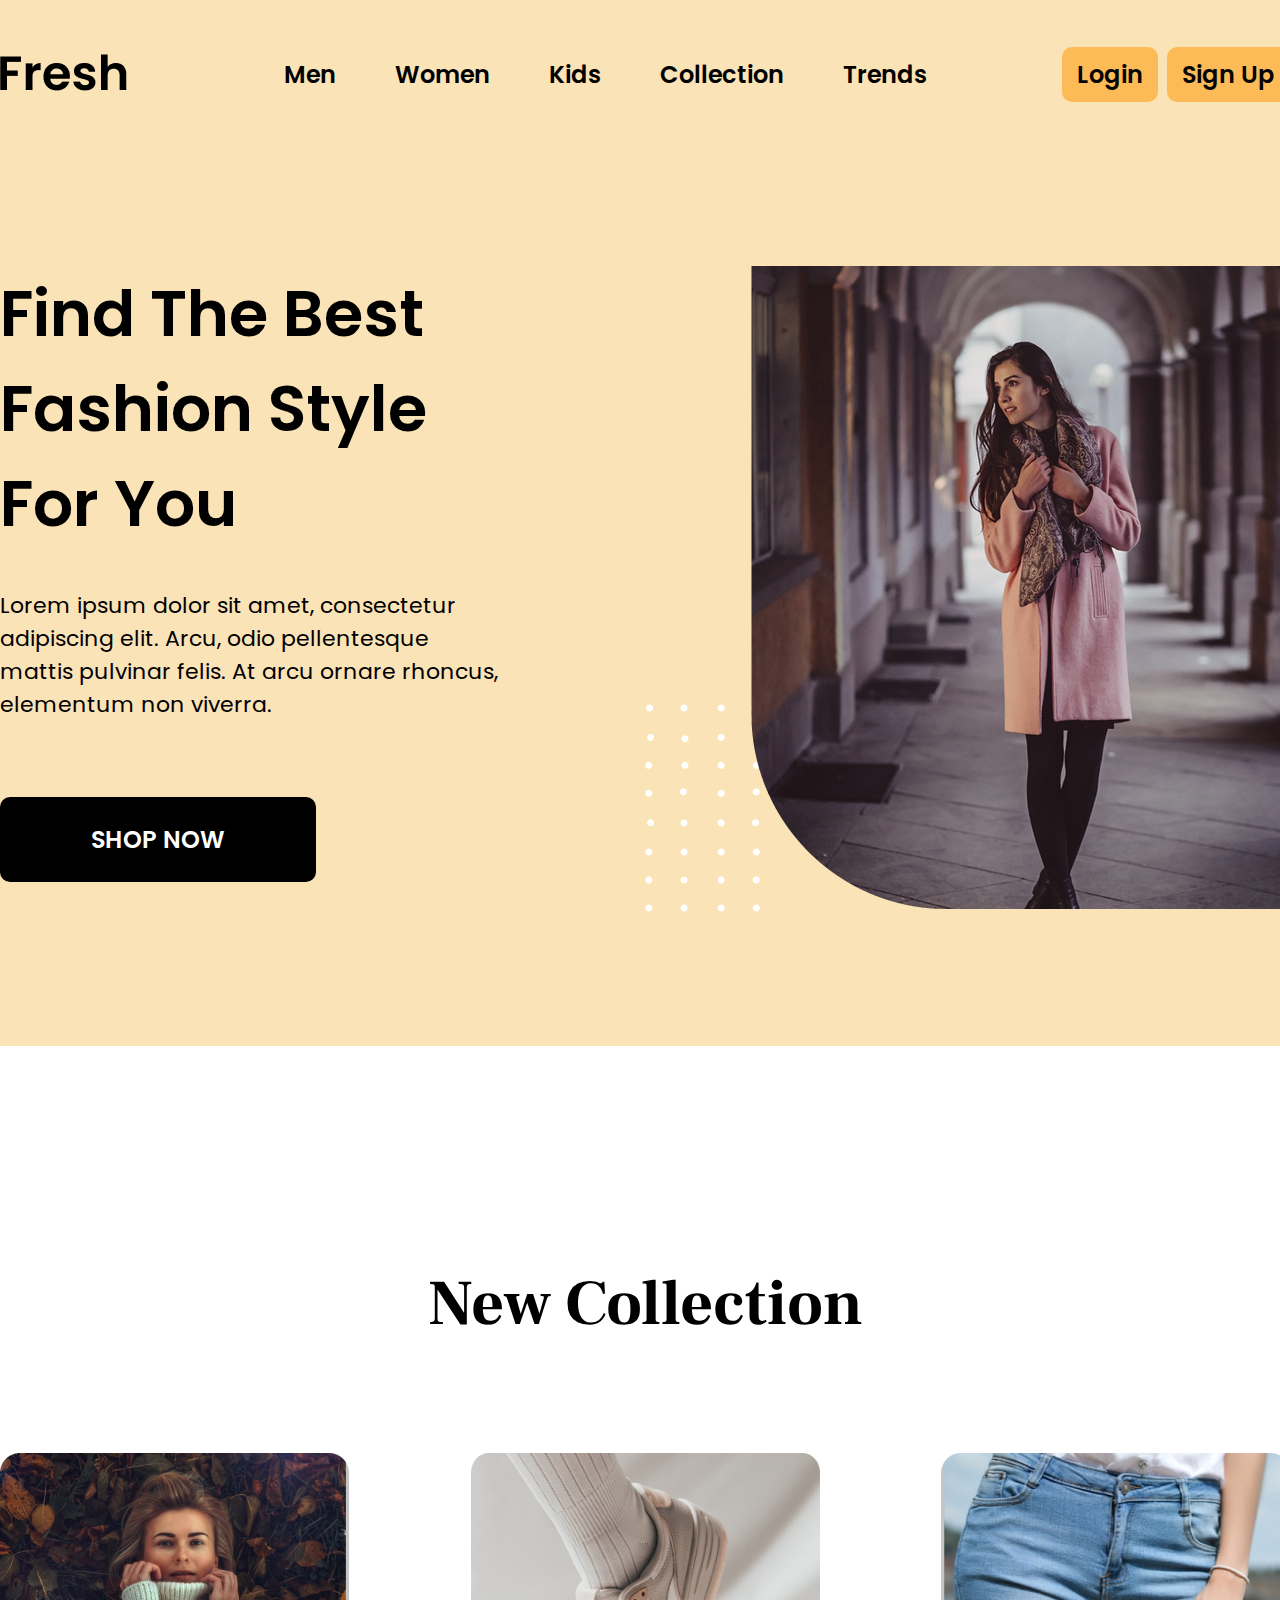
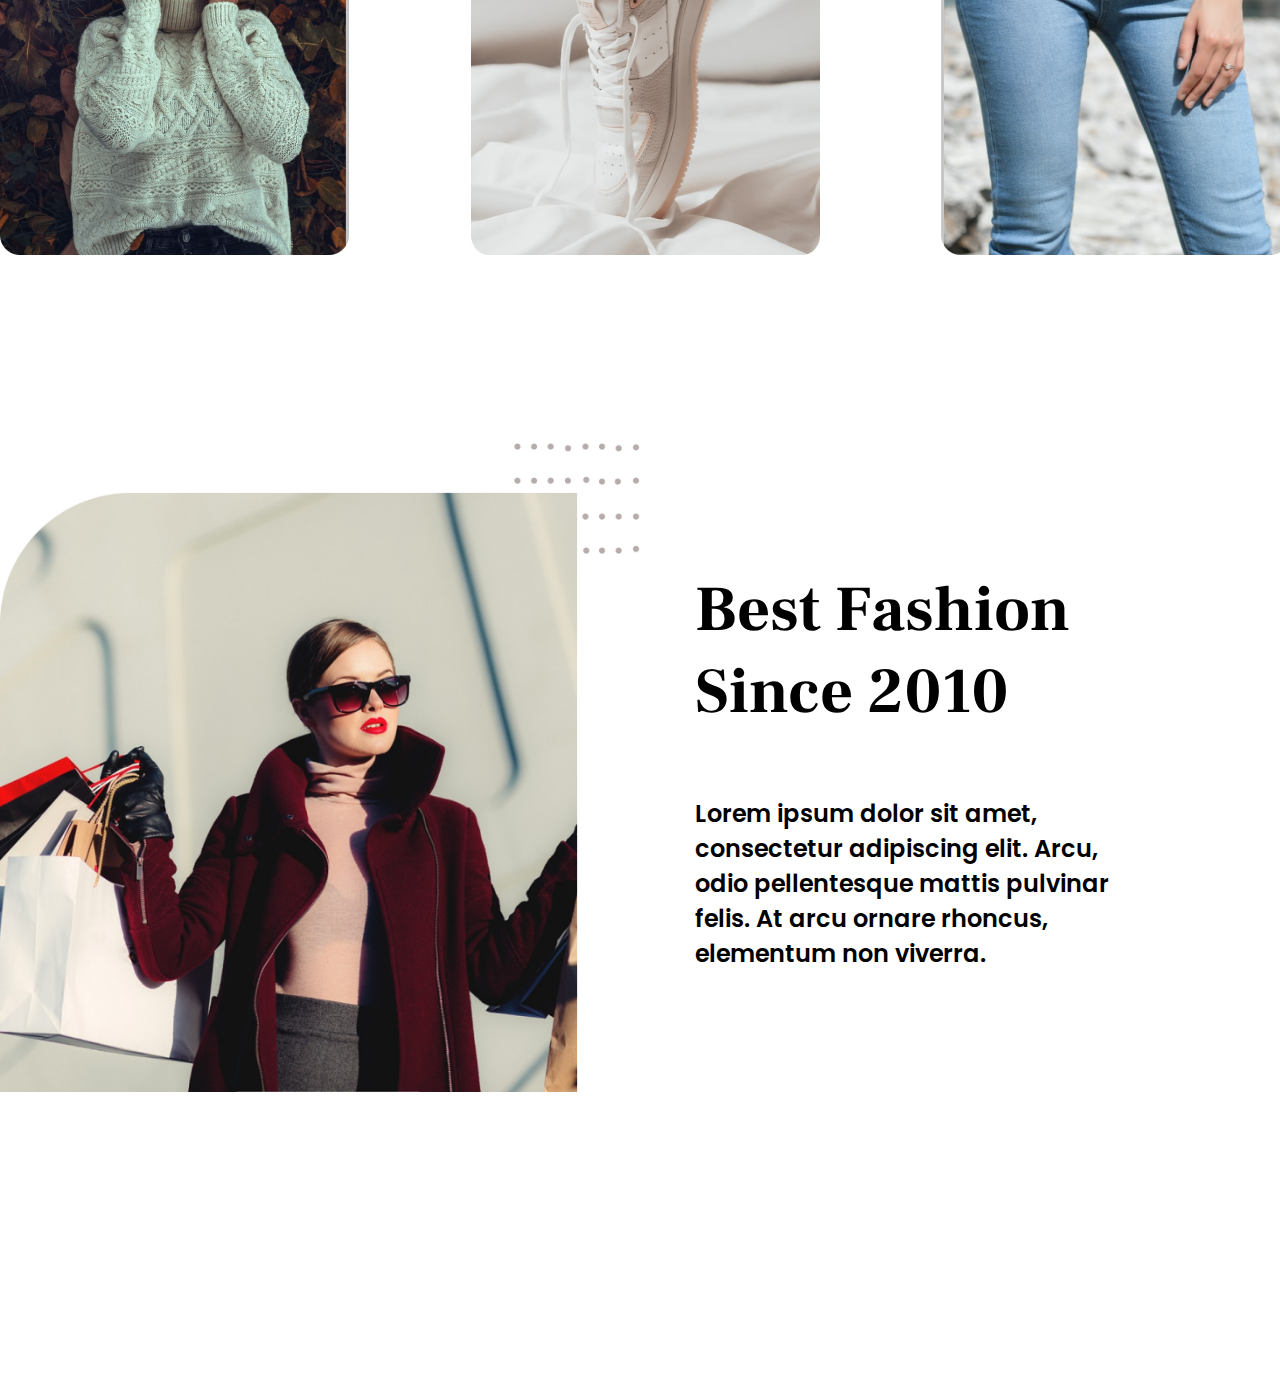
<file: index.html>
<!DOCTYPE html>
<html lang="en">

<head>
    <meta charset="UTF-8">
    <meta name="viewport" content="width=device-width, initial-scale=1.0">
    <title>First Project</title>
    <link
        href="https://fonts.googleapis.com/css2?family=Poppins:ital,wght@0,100;0,200;0,300;0,400;0,500;0,600;0,700;0,800;0,900;1,100;1,200;1,300;1,400;1,500;1,600;1,700;1,800;1,900&display=swap"
        rel="stylesheet">
    <link href="https://fonts.googleapis.com/css2?family=Frank+Ruhl+Libre:wght@300..900&display=swap" rel="stylesheet">
    <link rel="stylesheet" href="style.css">
</head>

<body>
    <!-- Navbar Start-->
    <nav>
        <div class="container">
            <div class="box">
                <div class="logo">
                    <img src="Fresh.png" alt="">
                </div>
                <div class="menu">
                    <ul>
                        <li>Men</li>
                        <li>Women</li>
                        <li>Kids</li>
                        <li>Collection</li>
                        <li>Trends</li>
                    </ul>
                </div>
                <div class="button">
                    <a href="">Login</a>
                    <a href="">Sign Up</a>
                </div>
            </div>
        </div>
    </nav>
    <!-- Navbar End-->

    <!-- Banner Start-->

    <section class="banner">
        <div class="container">
            <div class="box">
                <div class="banner-content">
                    <h1>Find The Best Fashion Style For You</h1>
                    <p>Lorem ipsum dolor sit amet, consectetur adipiscing elit. Arcu, odio pellentesque mattis pulvinar felis. At arcu ornare rhoncus, elementum non viverra. </p>
                    <a href="">SHOP NOW</a>
                </div>
                <div class="banner-image">
                    <img src="group4.png" alt="">
                </div>
            </div>
        </div>
    </section>

    <!-- Banner End-->

    <!-- Collection Start-->

     <section class="collection">
        <div class="container">
            <h2>New Collection</h2>
            <div class="box">
                <div class="item">
                    <img src="collection1.png" alt="">
                    <div class="overlay">
                        <a href="" class="sweater">Sweater</a>
                    </div>
                </div>
                <div class="item">
                    <img src="collection2.png" alt="">
                    <div class="overlay">
                        <a href="" class="jeans">Jeans</a>
                    </div>
                </div>
                <div class="item">
                    <img src="collection3.png" alt="">
                    <div class="overlay">
                        <a href="" class="baskets">Baskets</a>
                    </div>
                </div>
            </div>
        </div>
     </section>

    <!-- Collection End-->

    <!-- Fashion Start-->

     <section class="fashion">
        <div class="container">
            <div class="box">
                <div class="left">
                    <img src="fashion_image.png" alt="">
                </div>
                <div class="right">
                    <h2>Best Fashion Since 2010</h2>
                    <p>Lorem ipsum dolor sit amet, consectetur adipiscing elit. Arcu, odio pellentesque mattis pulvinar felis. At arcu ornare rhoncus, elementum non viverra.</p>
                </div>
            </div>
        </div>
     </section>

    <!-- Fashion End-->
</body>

</html>
</file>
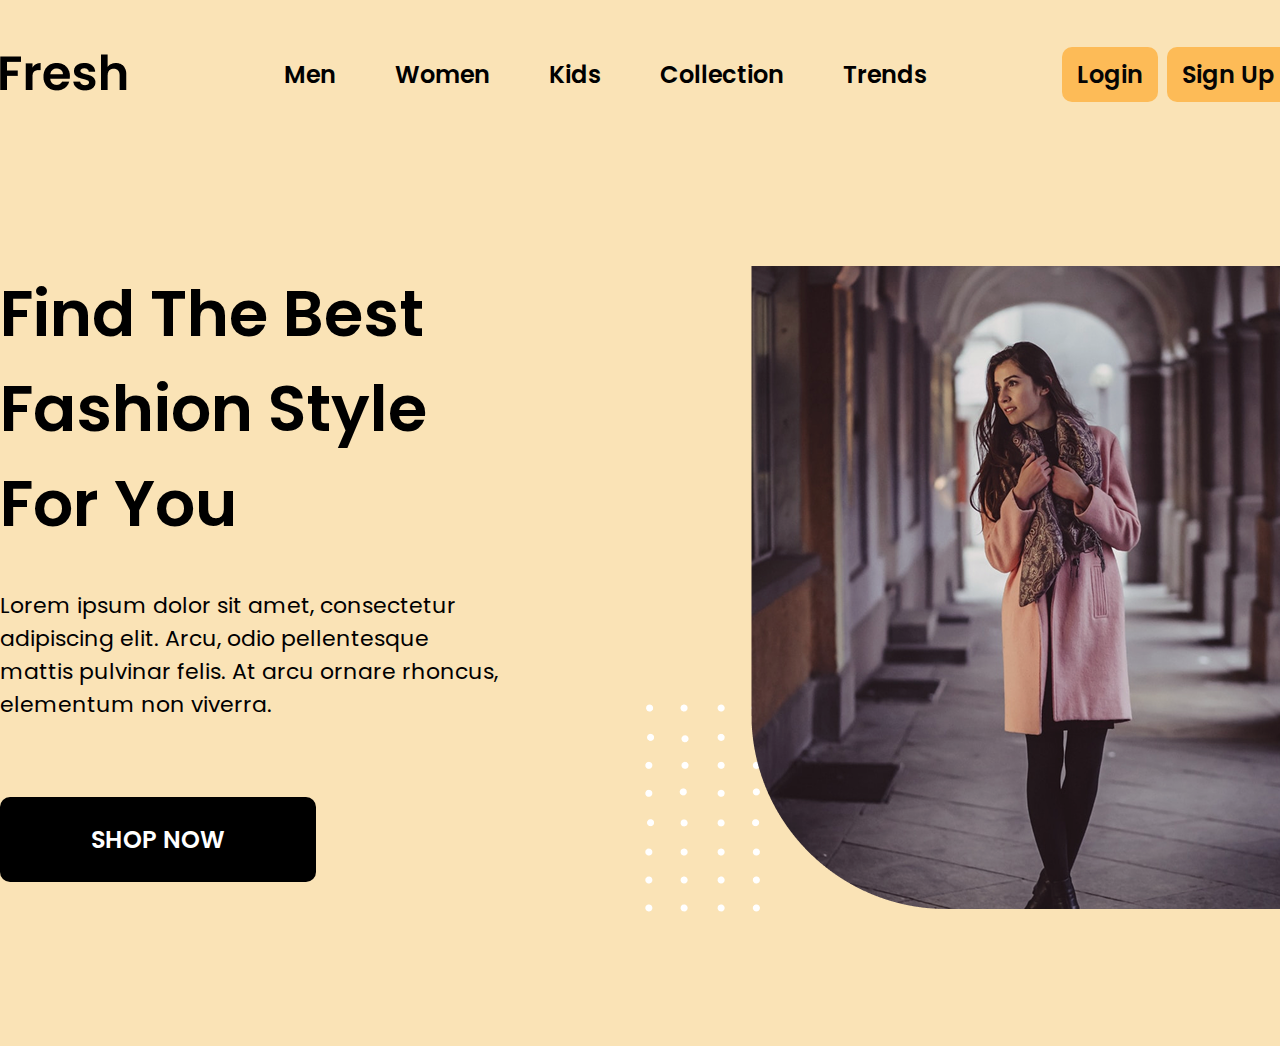
<file: Firstproject.html>
<!DOCTYPE html>
<html lang="en">

<head>
    <meta charset="UTF-8">
    <meta name="viewport" content="width=device-width, initial-scale=1.0">
    <title>First Project</title>
    <link
        href="https://fonts.googleapis.com/css2?family=Poppins:ital,wght@0,100;0,200;0,300;0,400;0,500;0,600;0,700;0,800;0,900;1,100;1,200;1,300;1,400;1,500;1,600;1,700;1,800;1,900&display=swap"
        rel="stylesheet">
    <link rel="stylesheet" href="Firstproject.css">
</head>

<body>
    <!-- Navbar Start-->
    <nav>
        <div class="container">
            <div class="box">
                <div class="logo">
                    <img src="Fresh.png" alt="">
                </div>
                <div class="menu">
                    <ul>
                        <li>Men</li>
                        <li>Women</li>
                        <li>Kids</li>
                        <li>Collection</li>
                        <li>Trends</li>
                    </ul>
                </div>
                <div class="button">
                    <a href="">Login</a>
                    <a href="">Sign Up</a>
                </div>
            </div>
        </div>
    </nav>
    <!-- Navbar End-->

    <!-- Banner Start-->

    <section class="banner">
        <div class="container">
            <div class="box">
                <div class="banner-content">
                    <h1>Find The Best Fashion Style For You</h1>
                    <p>Lorem ipsum dolor sit amet, consectetur adipiscing elit. Arcu, odio pellentesque mattis pulvinar felis. At arcu ornare rhoncus, elementum non viverra. </p>
                    <a href="">SHOP NOW</a>
                </div>
                <div class="banner-image">
                    <img src="Group 4.png" alt="">
                </div>
            </div>
        </div>
    </section>

    <!-- Banner End-->
</body>

</html>
</file>
<file: style.css>
* {
    margin: 0;
    padding: 0;
}

.container {
    width: 1290px;
    margin: 0 auto;
    position: relative;
}

.box {
    display: flex;
}

ul,ol {
    list-style: none;
}

a {
    text-decoration: none;
}

/* Navbar Start */

nav {
    background-color: #FAE3B6;
    padding: 47px 0px;
}

nav .box{
    align-items: center;
}

.logo {
    width: 22%;
}

.menu {
    width: 50%;
}

.menu ul {
    display: flex;
    column-gap: 59px;
    cursor: pointer;
}

.menu ul li {
    font-size: 24px;
    font-weight: 600;
    color: black;
    font-family: "Poppins", sans-serif;
}

.button {
    width: 28%;
    text-align: right;
}

.button a {
    background-color: #FDBB57;
    padding: 10px 15px;
    font-size: 24px;
    font-weight: 600;
    color: #050505;
    font-family: "Poppins", sans-serif;
    border-radius: 10px;
    display: inline-block;
    transition: .2s;
}

.button a:first-child {
    margin-right: 5px;
}

.button a:hover {
    background-color: #FFD687;
    box-shadow: 0px 4px 4px 0px rgba(0, 0, 0, 0.25);
    -webkit-box-shadow: 0px 4px 4px 0px rgba(0, 0, 0, 0.25);
    -moz-box-shadow: 0px 4px 4px 0px rgba(0, 0, 0, 0.25);
}

/* Navbar End */

/*Banner Start*/

.banner{
    background-color: #FAE3B6;
    padding-top: 117px;
    padding-bottom: 102px;
}

.banner .box{
    justify-content: space-between;
}

.banner-content{
    width: 50%;
}

.banner h1{
    font-size: 64px;
    font-weight: 600;
    color: black;
    font-family: "Poppins", sans-serif;
    width: 538px;
}

.banner p{
    font-size: 22px;
    font-weight: 400;
    color: black;
    font-family: "Poppins", sans-serif;
    padding-top: 38px;
    padding-bottom: 76px;
    width: 500px;
}

.banner a{
    background-color: black;
    color: white;
    padding: 25px 91px;
    border-radius: 10px;
    display: inline-block;
    font-size: 24px;
    font-weight: 600;
    font-family: "Poppins", sans-serif;
    transition: .3s;
}

.banner a:hover{
    color: rgb(143, 73, 200);
    background-color: rgb(224, 108, 141);
}

.banner-image{
    width: 50%;
}

/*Banner End*/

/*Collection Start */

.collection{
    padding-top: 217px;
    padding-bottom: 188px;
}

.collection h2{
    text-align: center;
    font-size: 64px;
    font-weight: 700;
    font-family: "Frank Ruhl Libre", serif;
}

.collection .box{
    justify-content: space-between;
    padding-top: 108px;
}

.collection .item{
    width: 349px;
    height: 402px;
    position: relative;
    overflow: hidden;
    
}

.collection .item img{
    width: 100%;
    height: 100%;
}

.collection .overlay{
    width: 100%;
    height: 100%;
    position: absolute;
    background-color: transparent;
    top: 100%;
    left: 0;
    border-radius: 16px;
    transition: .2s;    
}

.collection .item:hover .overlay{
    top: 0;
}

.collection .item .overlay a{
    background-color: white;
    padding: 9px 108px;
    border-radius: 14px;
    font-size: 24px;
    font-weight: 400;
    color: black;
    font-family: "Poppins", sans-serif;
    position: absolute;
    
}

.collection .item .overlay .sweater{
    top: 283px;
    left: 16px;
}

.collection .item .overlay .jeans{
    top: 283px;
    left: 31px;
}

.collection .item .overlay .baskets{
    top: 283px;
    left: 20px;
}

.collection .orange{
    position: absolute;
    bottom: -101px;
    right: -66px;
    z-index: -1;
}

/*Collection End*/

/*Fashion Start*/

.fashion .left{
    width: 50%;
}

.fashion .left img{
    width: 110%;
}

.fashion .right{
    width: 50%;
    padding-left: 100px;
}

.fashion .box{
    align-items: center;
}

.fashion .right h2{
    font-size: 64px;
    font-weight: 700;
    color: black;
    font-family: "Frank Ruhl Libre", serif;
    width: 437px;
    padding-bottom: 63px;
}

.fashion .right p{
    font-size: 24px;
    font-weight: 600;
    color: black;
    font-family: "Poppins", sans-serif;
    width: 443px;
}

.fashion-content{
    background-color: #FEECC8;
    width: 791px;
    height: 250px;
    position: absolute;
    top: 580px;
    right: 0;
    z-index: -1;
    display: flex;
    justify-content: space-evenly;
    align-items: center;
    border-radius: 20px;
}

.fashion-content div{
    border-right: 2px solid black;
    padding-right: 40px;
}

.fashion-content div:nth-child(3){
    border: transparent;
    padding-right: 0px;
}

.fashion-text h3{
    font-size: 64px;
    font-weight: 700;
    font-family: "Podkova", serif;   
}

.fashion-text p{
    font-size: 28px;
    font-weight: 500;  
    font-family: "Poppins", sans-serif;
}

.fashion .dot{
    position: absolute;
    bottom: -274px;
    left: 150px;
}

.fashion{
    margin-bottom: 280px;
}

/*Fashion End*/

/*Product Start*/

.product{
    background-color: #CFA485;
    padding-top: 67px;
    padding-bottom: 102px;
}

.product-content{
    width: 40%;
}

.product-image{
    width: 60%;
}

.product-content h2{
    font-size: 64px;
    font-weight: 700;
    font-family: "Frank Ruhl Libre", serif;
    color: white;
    width: 437px;
    top: 0;
    left: 0px;
}

.product-content p{
    font-size: 24px;
    font-weight: 700;
    font-family: "Frank Ruhl Libre", serif;
    color: white;
    width: 437px;
    padding-top: 31px;
    padding-bottom: 100px;
}

.product-content a{
    font-size: 24px;
    font-weight: 600;
    font-family: "Poppins", sans-serif;
    color: white;
    background-color: #000000;
    padding: 31px 78px;
    border-radius: 10px;
    transition: .3s;
}

.product-content a:hover{
    color: rgb(143, 73, 200);
    background-color: rgb(224, 108, 141);
}

.product-image{
    display: flex;
    justify-content: space-between;
}

.product-image .item{
    position: relative;
}

.product-image .overlay{
    width: 100%;
    height: 142px;
    position: absolute;
    overflow: hidden;
    background-color: white;
    bottom: -73px;
    left: 0;
    opacity: 0;
    transition: .4s;    
}

.product-image .item:hover .overlay{
    bottom: 12px;
    opacity: 1;
}

.product-image .item .overlay .icons i{
    width: 10px;
    color: #FDBB57;
    padding-left: 14px;
    padding-top: 17px;
}

.product-image .item .overlay .icons i:first-child{
    padding-left: 24px;
}

.product-image .item .overlay .details{
    padding-top: 17px;
    padding-bottom: 4px;
    padding-left: 24px;
    font-size: 22px;
    font-weight: 600;
    font-family: "Poppins", sans-serif;
    color: #000000;
}

.product-image .item .overlay .price{
    display: flex;
}

.product-image .item .overlay .price p{
    padding-left: 30px;
    font-size: 24px;
    font-weight: 400;
    font-family: "Poppins", sans-serif;
    color: #000000;
}

.product-image .item .overlay .price p:first-child{
    padding-left: 24px;
    color: #C4C4C4;
}




/*Product End*/
</file>
<file: Firstproject.css>
* {
    margin: 0;
    padding: 0;
}

.container {
    width: 1290px;
    margin: 0 auto;
    background-color: #FAE3B6;
}

.box {
    display: flex;
}

ul,ol {
    list-style: none;
}

a {
    text-decoration: none;
}

/* Navbar Start */

nav {
    background-color: #FAE3B6;
    padding: 47px 0px;
}

nav .box{
    align-items: center;
}

.logo {
    width: 22%;
}

.menu {
    width: 50%;
}

.menu ul {
    display: flex;
    column-gap: 59px;
    cursor: pointer;
}

.menu ul li {
    font-size: 24px;
    font-weight: 600;
    color: black;
    font-family: "Poppins", sans-serif;
}

.button {
    width: 28%;
    text-align: right;
}

.button a {
    background-color: #FDBB57;
    padding: 10px 15px;
    font-size: 24px;
    font-weight: 600;
    color: #050505;
    font-family: "Poppins", sans-serif;
    border-radius: 10px;
    display: inline-block;
    transition: .2s;
}

.button a:first-child {
    margin-right: 5px;
}

.button a:hover {
    background-color: #FFD687;
    box-shadow: 0px 4px 4px 0px rgba(0, 0, 0, 0.25);
    -webkit-box-shadow: 0px 4px 4px 0px rgba(0, 0, 0, 0.25);
    -moz-box-shadow: 0px 4px 4px 0px rgba(0, 0, 0, 0.25);
}

/* Navbar End */

/*Banner Start*/

.banner{
    background-color: #FAE3B6;
    padding-top: 117px;
    padding-bottom: 102px;
}

.banner .box{
    justify-content: space-between;
}

.banner-content{
    width: 50%;
}

.banner h1{
    font-size: 64px;
    font-weight: 600;
    color: black;
    font-family: "Poppins", sans-serif;
    width: 538px;
}

.banner p{
    font-size: 22px;
    font-weight: 400;
    color: black;
    font-family: "Poppins", sans-serif;
    padding-top: 38px;
    padding-bottom: 76px;
    width: 500px;
}

.banner a{
    background-color: black;
    color: white;
    padding: 25px 91px;
    border-radius: 10px;
    display: inline-block;
    font-size: 24px;
    font-weight: 600;
    font-family: "Poppins", sans-serif;
}


.banner-image{
    width: 50%;
}

/*Banner End*/
</file>
